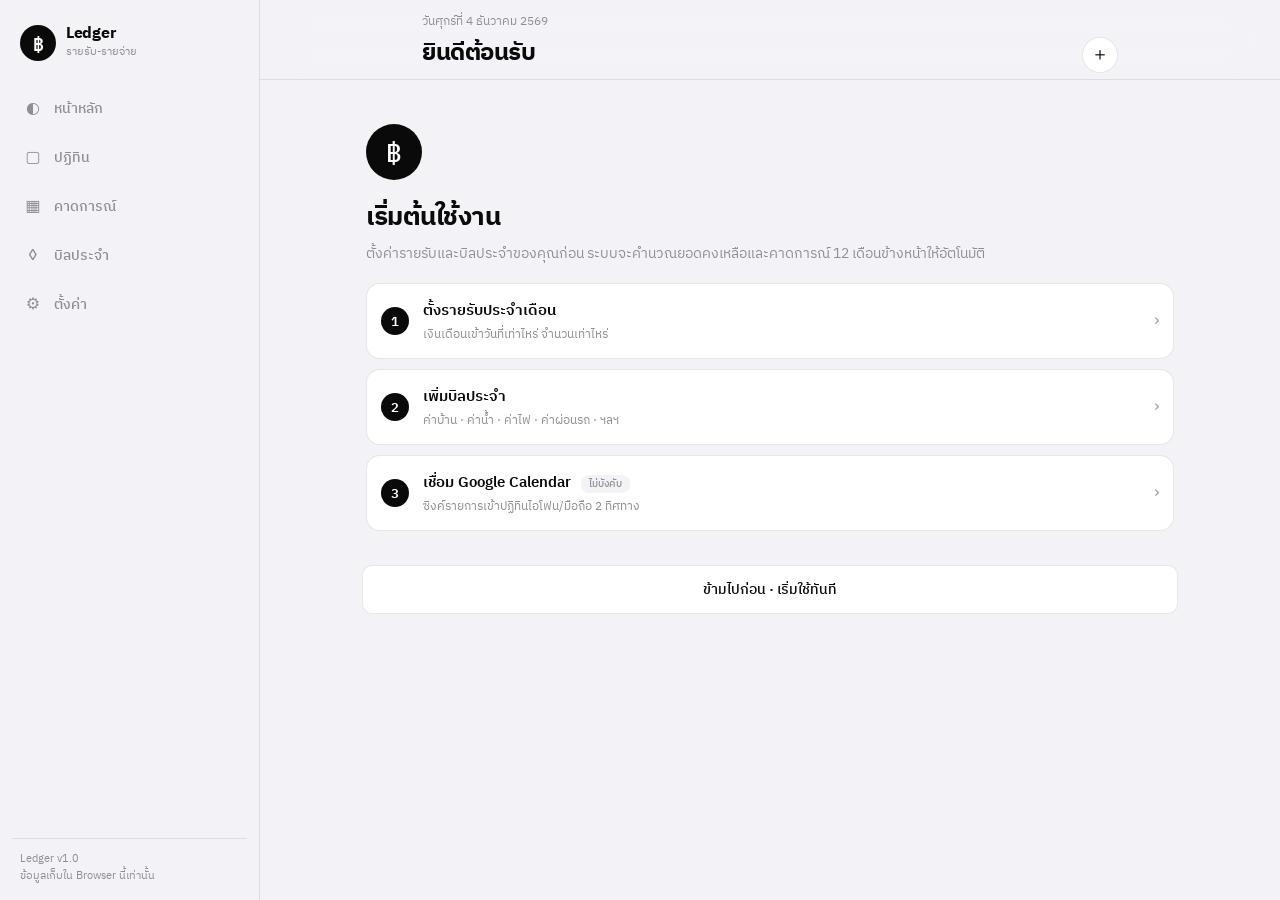
<file: index.html>
<!doctype html>
<html lang="th">
<head>
  <meta charset="utf-8" />
  <meta name="viewport" content="width=device-width, initial-scale=1, viewport-fit=cover" />
  <meta name="theme-color" content="#f5f5f7" />
  <title>Ledger · รายรับ-รายจ่าย</title>
  <link rel="preconnect" href="https://fonts.googleapis.com">
  <link rel="preconnect" href="https://fonts.gstatic.com" crossorigin>
  <link href="https://fonts.googleapis.com/css2?family=IBM+Plex+Sans+Thai:wght@300;400;500;600;700&family=IBM+Plex+Mono:wght@300;400;500;600&display=swap" rel="stylesheet">
  <link rel="stylesheet" href="style.css">
</head>
<body>
  <!-- App shell -->
  <div id="app" class="app">
    <!-- Sidebar (desktop) / hidden on mobile -->
    <aside class="sidebar">
      <div class="brand">
        <div class="brand-mark">฿</div>
        <div class="brand-text">
          <div class="brand-title">Ledger</div>
          <div class="brand-sub">รายรับ-รายจ่าย</div>
        </div>
      </div>
      <nav class="nav-side" id="navSide"></nav>
      <div class="sidebar-foot" id="sidebarFoot"></div>
    </aside>

    <!-- Main area -->
    <main class="main">
      <header class="topbar">
        <div class="topbar-inner">
          <div>
            <div class="top-date" id="topDate">—</div>
            <h1 class="top-title" id="topTitle">หน้าหลัก</h1>
          </div>
          <div class="top-actions">
            <button class="icon-btn" id="quickAddBtn" title="เพิ่มรายการ" aria-label="เพิ่มรายการ">＋</button>
          </div>
        </div>
      </header>

      <section class="view" id="view"></section>
    </main>

    <!-- Bottom tab bar (mobile) -->
    <nav class="tabbar" id="tabbar"></nav>

    <!-- FAB (mobile) -->
    <button class="fab" id="fab" aria-label="เพิ่มรายการ">＋</button>
  </div>

  <!-- Modal host -->
  <div id="modalRoot" class="modal-root" aria-hidden="true"></div>

  <!-- Toast host -->
  <div id="toastRoot" class="toast-root"></div>

  <!-- Templates -->
  <template id="tpl-empty">
    <div class="empty">
      <div class="empty-mark">฿</div>
      <h2 class="empty-title">เริ่มต้นใช้งาน</h2>
      <p class="empty-sub">ตั้งค่ารายรับและบิลประจำของคุณก่อน ระบบจะคำนวณยอดคงเหลือและคาดการณ์ 12 เดือนข้างหน้าให้อัตโนมัติ</p>
      <div class="empty-steps">
        <button class="step-btn" data-action="setup-income">
          <span class="step-num">1</span>
          <span class="step-body">
            <span class="step-title">ตั้งรายรับประจำเดือน</span>
            <span class="step-sub">เงินเดือนเข้าวันที่เท่าไหร่ จำนวนเท่าไหร่</span>
          </span>
          <span class="step-arrow">›</span>
        </button>
        <button class="step-btn" data-action="setup-bill">
          <span class="step-num">2</span>
          <span class="step-body">
            <span class="step-title">เพิ่มบิลประจำ</span>
            <span class="step-sub">ค่าบ้าน · ค่าน้ำ · ค่าไฟ · ค่าผ่อนรถ · ฯลฯ</span>
          </span>
          <span class="step-arrow">›</span>
        </button>
        <button class="step-btn" data-action="setup-google">
          <span class="step-num">3</span>
          <span class="step-body">
            <span class="step-title">เชื่อม Google Calendar <span class="badge-opt">ไม่บังคับ</span></span>
            <span class="step-sub">ซิงค์รายการเข้าปฏิทินไอโฟน/มือถือ 2 ทิศทาง</span>
          </span>
          <span class="step-arrow">›</span>
        </button>
      </div>
    </div>
  </template>

  <script src="https://accounts.google.com/gsi/client" async defer></script>
  <script src="https://apis.google.com/js/api.js" async defer></script>
  <script src="storage.js"></script>
  <script src="calendar.js"></script>
  <script src="drive.js"></script>
  <script src="app.js"></script>
</body>
</html>
</file>
<file: style.css>
/* =========================================================
   Ledger · V1 minimal · responsive web
   ========================================================= */

:root {
  --bg: #f2f2f7;
  --bg-elev: #f5f5f7;
  --card: #ffffff;
  --card-2: #fafafa;
  --ink: #0a0a0a;
  --sub: #8e8e93;
  --sub-2: #a5a5ab;
  --hair: rgba(60,60,67,0.12);
  --hair-2: rgba(60,60,67,0.2);
  --accent: #0a84ff;
  --accent-bg: rgba(10,132,255,0.1);
  --pos: #1f7a3a;
  --pos-bg: rgba(31,122,58,0.1);
  --neg: #c8312b;
  --neg-bg: rgba(200,49,43,0.08);
  --warn: #b66a00;
  --shadow: 0 1px 2px rgba(0,0,0,0.04), 0 4px 16px rgba(0,0,0,0.04);
  --radius: 14px;
  --radius-sm: 10px;
  --ths: 'IBM Plex Sans Thai', -apple-system, system-ui, sans-serif;
  --mono: 'IBM Plex Mono', 'SF Mono', ui-monospace, monospace;

  --side-w: 240px;
  --tab-h: 64px;
}

* { box-sizing: border-box; }
html, body { margin: 0; padding: 0; font-family: var(--ths); background: var(--bg); color: var(--ink); -webkit-font-smoothing: antialiased; }
body { min-height: 100vh; min-height: 100dvh; }
button { font-family: inherit; cursor: pointer; }
input, select, textarea { font-family: inherit; }

.mono { font-family: var(--mono); font-variant-numeric: tabular-nums; }
.pos { color: var(--pos); }
.neg { color: var(--neg); }
.sub { color: var(--sub); }

/* =========================================================
   Shell
   ========================================================= */

.app {
  display: grid;
  grid-template-columns: 1fr;
  min-height: 100vh; min-height: 100dvh;
}

.sidebar { display: none; }

.main {
  display: flex;
  flex-direction: column;
  padding-bottom: calc(var(--tab-h) + env(safe-area-inset-bottom));
}

.topbar {
  position: sticky;
  top: 0;
  z-index: 10;
  background: rgba(242,242,247,0.85);
  backdrop-filter: saturate(180%) blur(20px);
  -webkit-backdrop-filter: saturate(180%) blur(20px);
  padding: 12px 0 6px;
  border-bottom: 1px solid var(--hair);
}
.topbar-inner {
  padding: 0 20px;
  display: flex; align-items: flex-end; justify-content: space-between;
  max-width: 760px; margin: 0 auto;
}
.top-date { font-size: 12px; color: var(--sub); }
.top-title { margin: 2px 0 0; font-size: 24px; font-weight: 700; letter-spacing: -0.5px; }
.top-actions { display: flex; gap: 6px; }
.icon-btn {
  appearance: none; border: 1px solid var(--hair); background: var(--card);
  width: 36px; height: 36px; border-radius: 18px;
  display: inline-flex; align-items: center; justify-content: center;
  font-size: 18px; color: var(--ink);
}
.icon-btn:hover { background: var(--card-2); }
.icon-btn.primary { background: var(--ink); color: #fff; border-color: var(--ink); }

.view {
  flex: 1;
  padding: 16px;
  max-width: 760px;
  width: 100%;
  margin: 0 auto;
  display: flex; flex-direction: column; gap: 14px;
}

/* =========================================================
   Cards / rows
   ========================================================= */

.card {
  background: var(--card);
  border-radius: var(--radius);
  overflow: hidden;
}
.card-pad { padding: 16px; }

.card-head {
  display: flex; align-items: center;
  padding: 14px 16px 6px;
}
.card-title {
  flex: 1;
  font-size: 12px; color: var(--sub); font-weight: 600;
  letter-spacing: 0.4px; text-transform: uppercase;
}
.card-action {
  font-size: 13px; color: var(--accent); background: none; border: none; padding: 0;
}

.row {
  display: flex; align-items: center; gap: 12px;
  padding: 12px 16px;
  border-top: 1px solid var(--hair);
}
.row:first-child { border-top: none; }
.row-icon {
  width: 32px; height: 32px; border-radius: 8px; background: var(--bg);
  display: flex; align-items: center; justify-content: center; flex-shrink: 0;
  font-size: 14px;
}
.row-icon.dot { width: 10px; height: 10px; border-radius: 5px; }
.row-body { flex: 1; min-width: 0; }
.row-title { font-size: 15px; font-weight: 500; color: var(--ink); }
.row-sub { font-size: 12px; color: var(--sub); margin-top: 2px; }
.row-amt { font-family: var(--mono); font-size: 15px; font-weight: 500; font-variant-numeric: tabular-nums; text-align: right; }
.row-amt-sub { font-size: 11px; color: var(--sub); margin-top: 2px; }
.row-chev { color: var(--sub-2); font-size: 14px; }
.row.clickable { cursor: pointer; }
.row.clickable:hover { background: var(--card-2); }

/* =========================================================
   Topline hero (dashboard balance card)
   ========================================================= */

.hero {
  background: var(--card);
  border-radius: var(--radius);
  padding: 18px;
  display: flex; align-items: center; gap: 18px;
}
.hero-ring { position: relative; width: 88px; height: 88px; flex-shrink: 0; }
.hero-ring svg { transform: rotate(-90deg); }
.hero-ring-text {
  position: absolute; inset: 0; display: flex; flex-direction: column;
  align-items: center; justify-content: center;
}
.hero-ring-pct { font-family: var(--mono); font-size: 18px; font-weight: 600; letter-spacing: -0.5px; }
.hero-ring-lbl { font-size: 10px; color: var(--sub); }
.hero-body { flex: 1; min-width: 0; }
.hero-cap { font-size: 12px; color: var(--sub); }
.hero-amt { font-family: var(--mono); font-size: 30px; font-weight: 500; letter-spacing: -1px; margin-top: 2px; word-break: break-word; }
.hero-meta { font-size: 11px; color: var(--sub); margin-top: 4px; }

.kpi-grid {
  display: grid; grid-template-columns: 1fr 1fr 1fr; gap: 8px;
}
.kpi {
  background: var(--card); border-radius: 12px; padding: 12px;
}
.kpi-lbl { font-size: 11px; color: var(--sub); }
.kpi-val { font-family: var(--mono); font-size: 15px; font-weight: 600; letter-spacing: -0.3px; margin-top: 4px; }
.kpi-sub { font-size: 10px; color: var(--sub); margin-top: 2px; }

/* =========================================================
   Tab bar (mobile bottom)
   ========================================================= */

.tabbar {
  position: fixed; left: 0; right: 0; bottom: 0; z-index: 20;
  display: flex; justify-content: space-around;
  background: rgba(255,255,255,0.94);
  backdrop-filter: blur(20px);
  -webkit-backdrop-filter: blur(20px);
  border-top: 1px solid var(--hair);
  padding: 8px 0 calc(8px + env(safe-area-inset-bottom));
}
.tab {
  appearance: none; background: none; border: none; padding: 2px 6px;
  display: flex; flex-direction: column; align-items: center; gap: 3px;
  color: var(--sub); font-family: inherit;
}
.tab.active { color: var(--ink); }
.tab .tab-i { font-size: 18px; line-height: 1; }
.tab .tab-l { font-size: 10px; font-weight: 500; }

.fab {
  position: fixed; right: 18px; bottom: calc(var(--tab-h) + env(safe-area-inset-bottom) + 14px);
  z-index: 21;
  width: 54px; height: 54px; border-radius: 27px;
  background: var(--ink); color: #fff; border: none;
  font-size: 24px; font-weight: 300; line-height: 1;
  box-shadow: 0 6px 18px rgba(0,0,0,0.2);
}
.fab:active { transform: translateY(1px); }

/* =========================================================
   Empty state
   ========================================================= */

.empty { padding: 20px 4px; }
.empty-mark {
  width: 56px; height: 56px; border-radius: 28px; background: var(--ink); color: #fff;
  display: flex; align-items: center; justify-content: center;
  font-family: var(--mono); font-size: 26px; font-weight: 500;
}
.empty-title { margin: 16px 0 4px; font-size: 26px; font-weight: 700; letter-spacing: -0.5px; }
.empty-sub { margin: 0 0 18px; color: var(--sub); font-size: 14px; line-height: 1.55; }
.empty-steps { display: flex; flex-direction: column; gap: 10px; }
.step-btn {
  appearance: none; background: var(--card); border: 1px solid var(--hair);
  border-radius: var(--radius); padding: 14px;
  display: flex; align-items: center; gap: 14px; text-align: left; width: 100%;
}
.step-btn:hover { background: var(--card-2); }
.step-num {
  width: 28px; height: 28px; border-radius: 14px;
  background: var(--ink); color: #fff;
  font-family: var(--mono); font-weight: 600; font-size: 13px;
  display: flex; align-items: center; justify-content: center; flex-shrink: 0;
}
.step-body { flex: 1; }
.step-title { display: block; font-size: 15px; font-weight: 600; color: var(--ink); }
.step-sub { display: block; font-size: 12px; color: var(--sub); margin-top: 2px; }
.step-arrow { color: var(--sub-2); font-size: 18px; }
.badge-opt {
  display: inline-block; margin-left: 6px; padding: 1px 8px;
  background: var(--bg); color: var(--sub); border-radius: 8px;
  font-size: 10px; font-weight: 500;
}

/* =========================================================
   Forecast bar chart
   ========================================================= */

.fc-headline { display: flex; align-items: baseline; justify-content: space-between; gap: 12px; flex-wrap: wrap; }
.fc-headline-amt { font-family: var(--mono); font-size: 28px; font-weight: 500; letter-spacing: -1px; }
.fc-headline-lbl { font-size: 11px; color: var(--sub); }
.fc-delta { font-family: var(--mono); font-size: 13px; }
.fc-bars {
  margin-top: 16px; display: flex; align-items: flex-end; gap: 4px; height: 140px; position: relative;
}
.fc-bar-col { flex: 1; display: flex; flex-direction: column; align-items: center; gap: 6px; min-width: 0; }
.fc-bar {
  width: 100%; max-width: 38px; background: #d1d1d6; border-radius: 2px;
}
.fc-bar.current { background: var(--ink); }
.fc-bar.bonus { background: var(--accent); opacity: 0.85; }
.fc-bar-lbl { font-size: 9px; color: var(--sub); font-weight: 400; }
.fc-bar-col.current .fc-bar-lbl { color: var(--ink); font-weight: 600; }

.fc-row {
  display: grid; grid-template-columns: 56px 1fr 110px;
  padding: 12px 16px; border-top: 1px solid var(--hair); gap: 10px; align-items: center;
}
.fc-row:first-child { border-top: none; }
.fc-row.paid { background: var(--pos-bg); }
.fc-month { font-weight: 600; font-size: 14px; }
.fc-month-sub { font-size: 10px; color: var(--sub); }
.fc-flow { font-family: var(--mono); font-size: 11px; color: var(--sub); }
.fc-bal { font-family: var(--mono); font-size: 15px; font-weight: 500; text-align: right; }
.fc-cell-right { display: flex; flex-direction: column; align-items: flex-end; gap: 4px; }
.pay-btn {
  appearance: none; border: 1px solid var(--pos);
  background: var(--pos); color: #fff;
  font-family: inherit; font-size: 11px; font-weight: 700;
  padding: 5px 12px; border-radius: 999px; cursor: pointer;
  letter-spacing: 0.3px;
  box-shadow: 0 1px 2px rgba(31,122,58,0.25);
}
.pay-btn:hover { background: #186230; border-color: #186230; }
.pay-btn.paid {
  background: transparent; color: var(--sub); border-color: transparent;
  font-weight: 500; box-shadow: none;
}
.pay-btn.paid:hover { background: var(--card); color: var(--neg); }
.pay-status {
  display: inline-flex; align-items: center; gap: 4px;
  margin-top: 4px;
  padding: 2px 8px; border-radius: 8px;
  background: var(--pos-bg); color: var(--pos);
  font-size: 10px; font-weight: 600; letter-spacing: 0.2px;
}

/* Toggle switch */
.switch {
  appearance: none; border: none; cursor: pointer;
  width: 44px; height: 26px; border-radius: 999px;
  background: rgba(120,120,128,0.32);
  position: relative; transition: background 160ms ease;
  padding: 0; flex-shrink: 0;
}
.switch.on { background: var(--pos); }
.switch-knob {
  position: absolute; top: 2px; left: 2px;
  width: 22px; height: 22px; border-radius: 50%;
  background: #fff; box-shadow: 0 1px 3px rgba(0,0,0,0.2);
  transition: transform 160ms ease;
}
.switch.on .switch-knob { transform: translateX(18px); }

/* =========================================================
   Calendar grid
   ========================================================= */

.cal-nav { display: flex; align-items: center; justify-content: space-between; padding: 0 4px 8px; }
.cal-nav-title { font-size: 18px; font-weight: 600; }
.cal-grid-head {
  display: grid; grid-template-columns: repeat(7, 1fr);
  padding: 10px 0 4px;
}
.cal-grid-head > div { text-align: center; font-size: 10px; color: var(--sub); }
.cal-grid {
  display: grid; grid-template-columns: repeat(7, 1fr); gap: 2px;
}
.cal-cell {
  aspect-ratio: 1 / 1.05;
  border-radius: 6px;
  padding: 4px 4px 3px;
  display: flex; flex-direction: column; align-items: stretch;
  background: transparent; cursor: pointer; border: none;
  font-family: inherit;
}
.cal-cell.today { background: var(--ink); }
.cal-cell.selected { outline: 2px solid var(--accent); outline-offset: -2px; }
.cal-cell .cal-day {
  font-family: var(--mono); font-size: 13px; color: var(--ink); font-weight: 400; text-align: center;
}
.cal-cell.today .cal-day { color: #fff; font-weight: 600; }
.cal-dots { margin-top: auto; display: flex; gap: 2px; justify-content: center; min-height: 6px; padding-bottom: 2px; }
.cal-dot { width: 4px; height: 4px; border-radius: 2px; }
.cal-dot.in { background: var(--pos); }
.cal-dot.out { background: var(--neg); }
.cal-cell.today .cal-dot { background: #fff; }

/* =========================================================
   Recurring bills strip + list
   ========================================================= */

.rc-summary { padding: 14px 16px; display: flex; align-items: center; gap: 14px; }
.rc-summary-num {
  font-family: var(--mono); font-size: 22px; font-weight: 600; letter-spacing: -0.4px;
}
.rc-summary-bar { flex: 1; height: 8px; background: var(--bg); border-radius: 4px; overflow: hidden; display: flex; }

/* =========================================================
   Modal & forms
   ========================================================= */

.modal-root { position: fixed; inset: 0; pointer-events: none; z-index: 100; }
.modal-root[aria-hidden="false"] { pointer-events: auto; }
.modal-bg {
  position: absolute; inset: 0; background: rgba(0,0,0,0.5);
  opacity: 0; transition: opacity 0.2s;
}
.modal-root[aria-hidden="false"] .modal-bg { opacity: 1; }
.modal {
  position: absolute; left: 50%; bottom: 0;
  transform: translate(-50%, 100%);
  width: 100%; max-width: 540px;
  background: var(--bg);
  border-radius: 18px 18px 0 0;
  max-height: 92vh; max-height: 92dvh; overflow-y: auto;
  transition: transform 0.25s cubic-bezier(0.32, 0.72, 0, 1);
  padding-bottom: env(safe-area-inset-bottom);
}
.modal-root[aria-hidden="false"] .modal { transform: translate(-50%, 0); }
@media (min-width: 640px) {
  .modal { bottom: 50%; transform: translate(-50%, 60%); border-radius: 18px; }
  .modal-root[aria-hidden="false"] .modal { transform: translate(-50%, 50%); }
}

.modal-head {
  display: flex; align-items: center; justify-content: space-between;
  padding: 14px 16px; border-bottom: 1px solid var(--hair);
  position: sticky; top: 0; background: var(--bg); z-index: 1;
}
.modal-head-title { font-size: 16px; font-weight: 600; }
.modal-head-btn { background: none; border: none; color: var(--accent); font-size: 15px; padding: 4px 6px; }
.modal-head-btn.primary { font-weight: 600; }
.modal-body { padding: 16px; display: flex; flex-direction: column; gap: 14px; }

/* Form controls */
.field-grp { background: var(--card); border-radius: var(--radius); overflow: hidden; }
.field {
  display: flex; align-items: center; gap: 10px;
  padding: 12px 16px; border-top: 1px solid var(--hair);
}
.field:first-child { border-top: none; }
.field-label { font-size: 13px; color: var(--sub); width: 100px; flex-shrink: 0; }
.field-label.wide { width: auto; flex: 1; }
.field input, .field select, .field textarea {
  flex: 1; min-width: 0;
  border: none; background: transparent; padding: 0;
  font-size: 15px; color: var(--ink); outline: none; text-align: right;
}
.field input[type="number"] { font-family: var(--mono); }
.field textarea { resize: none; text-align: left; min-height: 60px; }
.field input::placeholder, .field textarea::placeholder { color: var(--sub-2); }
.field-chev { color: var(--sub-2); font-size: 14px; }

.segmented {
  display: flex; background: #e5e5ea; border-radius: 9px; padding: 2px;
  margin-bottom: 4px;
}
.seg {
  flex: 1; padding: 8px 0; text-align: center;
  background: transparent; border: none; border-radius: 7px;
  font-family: inherit; font-size: 13px; font-weight: 600; color: var(--sub);
}
.seg.active { background: var(--card); color: var(--ink); box-shadow: 0 1px 2px rgba(0,0,0,0.08); }
.seg.active.in { color: var(--pos); }
.seg.active.out { color: var(--neg); }

.amount-display {
  text-align: center; padding: 12px 0 18px;
  font-family: var(--mono); font-size: 50px; font-weight: 300; letter-spacing: -2px; line-height: 1;
}
.amount-display .ccy { font-size: 26px; color: var(--sub); margin-right: 4px; }
.amount-display.in { color: var(--pos); }
.amount-display.out { color: var(--neg); }
.amount-display.zero { color: var(--sub-2); }
.amount-input {
  display: block; width: 100%; text-align: center;
  border: none; outline: none; background: transparent;
  font-family: var(--mono); font-size: 50px; font-weight: 300; letter-spacing: -2px;
  color: var(--ink);
}

.chip-row { display: flex; gap: 8px; flex-wrap: wrap; }
.chip {
  padding: 8px 14px; border-radius: 16px;
  background: var(--card); color: var(--ink); border: 1px solid var(--hair);
  font-size: 13px; font-weight: 500;
}
.chip.active { background: var(--ink); color: #fff; border-color: var(--ink); }

.toggle {
  appearance: none; width: 51px; height: 31px; border-radius: 16px;
  background: #e5e5ea; position: relative; transition: background 0.2s; border: none; cursor: pointer; flex-shrink: 0;
}
.toggle::after {
  content: ''; position: absolute; top: 2px; left: 2px;
  width: 27px; height: 27px; border-radius: 14px; background: #fff;
  box-shadow: 0 2px 4px rgba(0,0,0,0.2);
  transition: left 0.2s;
}
.toggle.on { background: #34c759; }
.toggle.on::after { left: 22px; }

.btn {
  appearance: none; padding: 12px 16px; border-radius: 10px;
  border: 1px solid var(--hair); background: var(--card); color: var(--ink);
  font-family: inherit; font-size: 14px; font-weight: 500;
}
.btn:hover { background: var(--card-2); }
.btn.primary { background: var(--ink); color: #fff; border-color: var(--ink); }
.btn.danger { color: var(--neg); }
.btn.accent { color: var(--accent); }
.btn.wide { width: 100%; }
.btn.lg { padding: 14px 16px; font-size: 15px; font-weight: 600; }

/* =========================================================
   Pill, badges, hint
   ========================================================= */

.pill {
  display: inline-flex; align-items: center; gap: 6px;
  padding: 4px 10px; border-radius: 10px;
  background: var(--bg); color: var(--sub); font-size: 11px; font-weight: 500;
}
.pill.pos { background: var(--pos-bg); color: var(--pos); }
.pill.neg { background: var(--neg-bg); color: var(--neg); }
.pill.accent { background: var(--accent-bg); color: var(--accent); }

.section-hint { padding: 0 4px; font-size: 12px; color: var(--sub); line-height: 1.5; }

/* =========================================================
   Settings
   ========================================================= */

.set-grp-lbl {
  padding: 16px 4px 6px; font-size: 11px; color: var(--sub);
  text-transform: uppercase; letter-spacing: 0.6px; font-weight: 600;
}

/* =========================================================
   Toast
   ========================================================= */

.toast-root {
  position: fixed; left: 50%; bottom: 90px; transform: translateX(-50%);
  z-index: 200; display: flex; flex-direction: column; gap: 8px; pointer-events: none;
  width: 92%; max-width: 480px;
}
.toast {
  background: var(--ink); color: #fff;
  padding: 10px 14px; border-radius: 12px;
  font-size: 13px; box-shadow: 0 6px 24px rgba(0,0,0,0.2);
  pointer-events: auto;
  animation: toast-in 0.25s cubic-bezier(0.32, 0.72, 0, 1);
}
.toast.pos { background: var(--pos); }
.toast.neg { background: var(--neg); }
@keyframes toast-in {
  from { transform: translateY(20px); opacity: 0; }
  to { transform: translateY(0); opacity: 1; }
}

/* =========================================================
   Responsive — desktop
   ========================================================= */

@media (min-width: 880px) {
  .app {
    grid-template-columns: var(--side-w) 1fr;
  }
  .sidebar {
    display: flex; flex-direction: column;
    background: var(--bg);
    border-right: 1px solid var(--hair);
    padding: 24px 12px 16px;
    height: 100vh; height: 100dvh; position: sticky; top: 0;
  }
  .brand { display: flex; align-items: center; gap: 10px; padding: 0 8px 24px; }
  .brand-mark {
    width: 36px; height: 36px; border-radius: 18px;
    background: var(--ink); color: #fff;
    display: flex; align-items: center; justify-content: center;
    font-family: var(--mono); font-size: 18px; font-weight: 600;
  }
  .brand-title { font-size: 16px; font-weight: 700; letter-spacing: -0.3px; line-height: 1.2; }
  .brand-sub { font-size: 11px; color: var(--sub); }
  .nav-side { display: flex; flex-direction: column; gap: 2px; flex: 1; }
  .nav-item {
    display: flex; align-items: center; gap: 12px;
    padding: 10px 12px; border-radius: 10px;
    background: none; border: none; text-align: left;
    color: var(--sub); font-family: inherit; font-size: 14px; font-weight: 500;
    cursor: pointer;
  }
  .nav-item:hover { background: rgba(0,0,0,0.04); color: var(--ink); }
  .nav-item.active { background: var(--card); color: var(--ink); box-shadow: var(--shadow); }
  .nav-item .nav-i { font-size: 16px; width: 18px; text-align: center; }
  .sidebar-foot { padding: 12px 8px 0; border-top: 1px solid var(--hair); font-size: 11px; color: var(--sub); line-height: 1.5; }

  .tabbar { display: none; }
  .fab { display: none; }
  .main { padding-bottom: 0; }
  .topbar { background: rgba(242,242,247,0.7); }
  .topbar-inner { padding: 0 32px; }
  .view { padding: 24px 32px; }
  .kpi-grid { grid-template-columns: repeat(3, 1fr); gap: 12px; }
  .fc-bars { height: 200px; }
  .cal-cell { aspect-ratio: 1 / 0.9; }
  .cal-cell .cal-day { font-size: 14px; text-align: left; }
}

@media (min-width: 1100px) {
  :root { --side-w: 260px; }
  .view { max-width: 880px; }
}

/* small phones */
@media (max-width: 360px) {
  .kpi { padding: 10px; }
  .kpi-val { font-size: 13px; }
  .hero-amt { font-size: 26px; }
  .top-title { font-size: 22px; }
}
</file>
